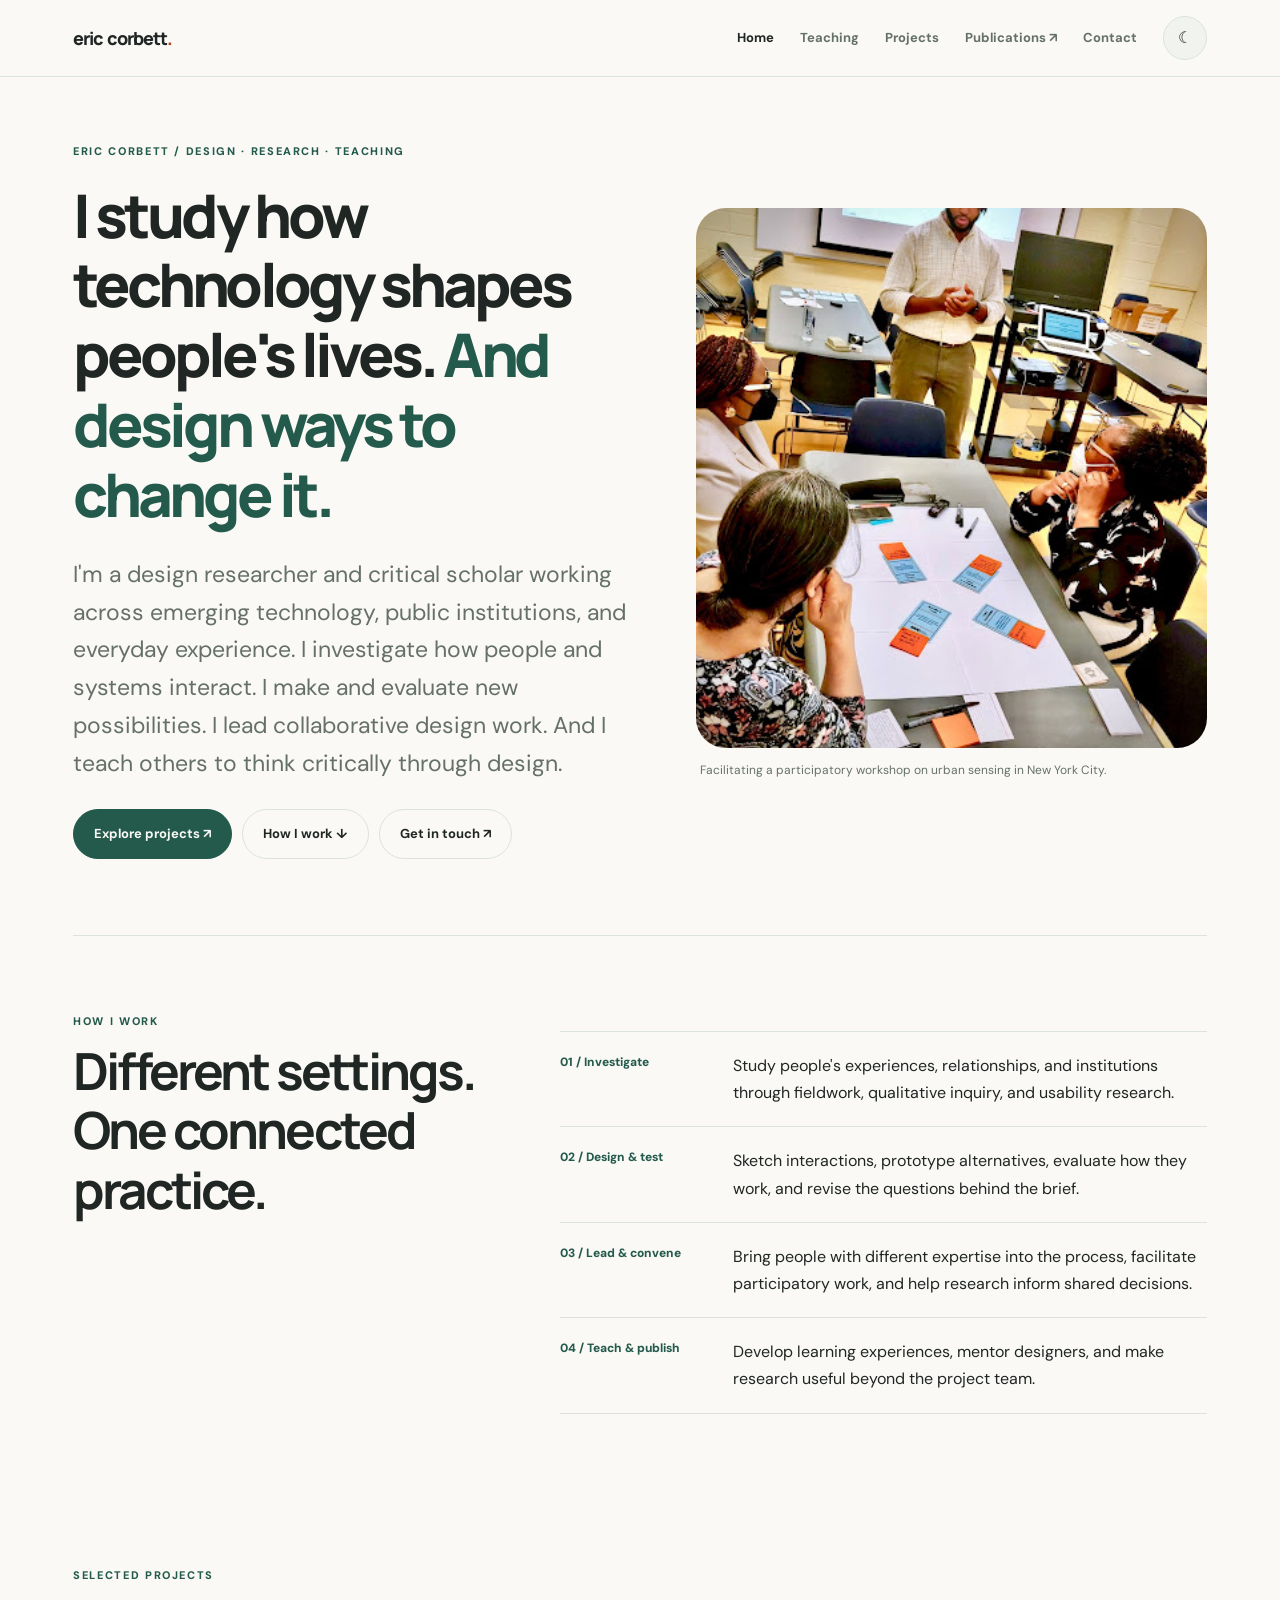
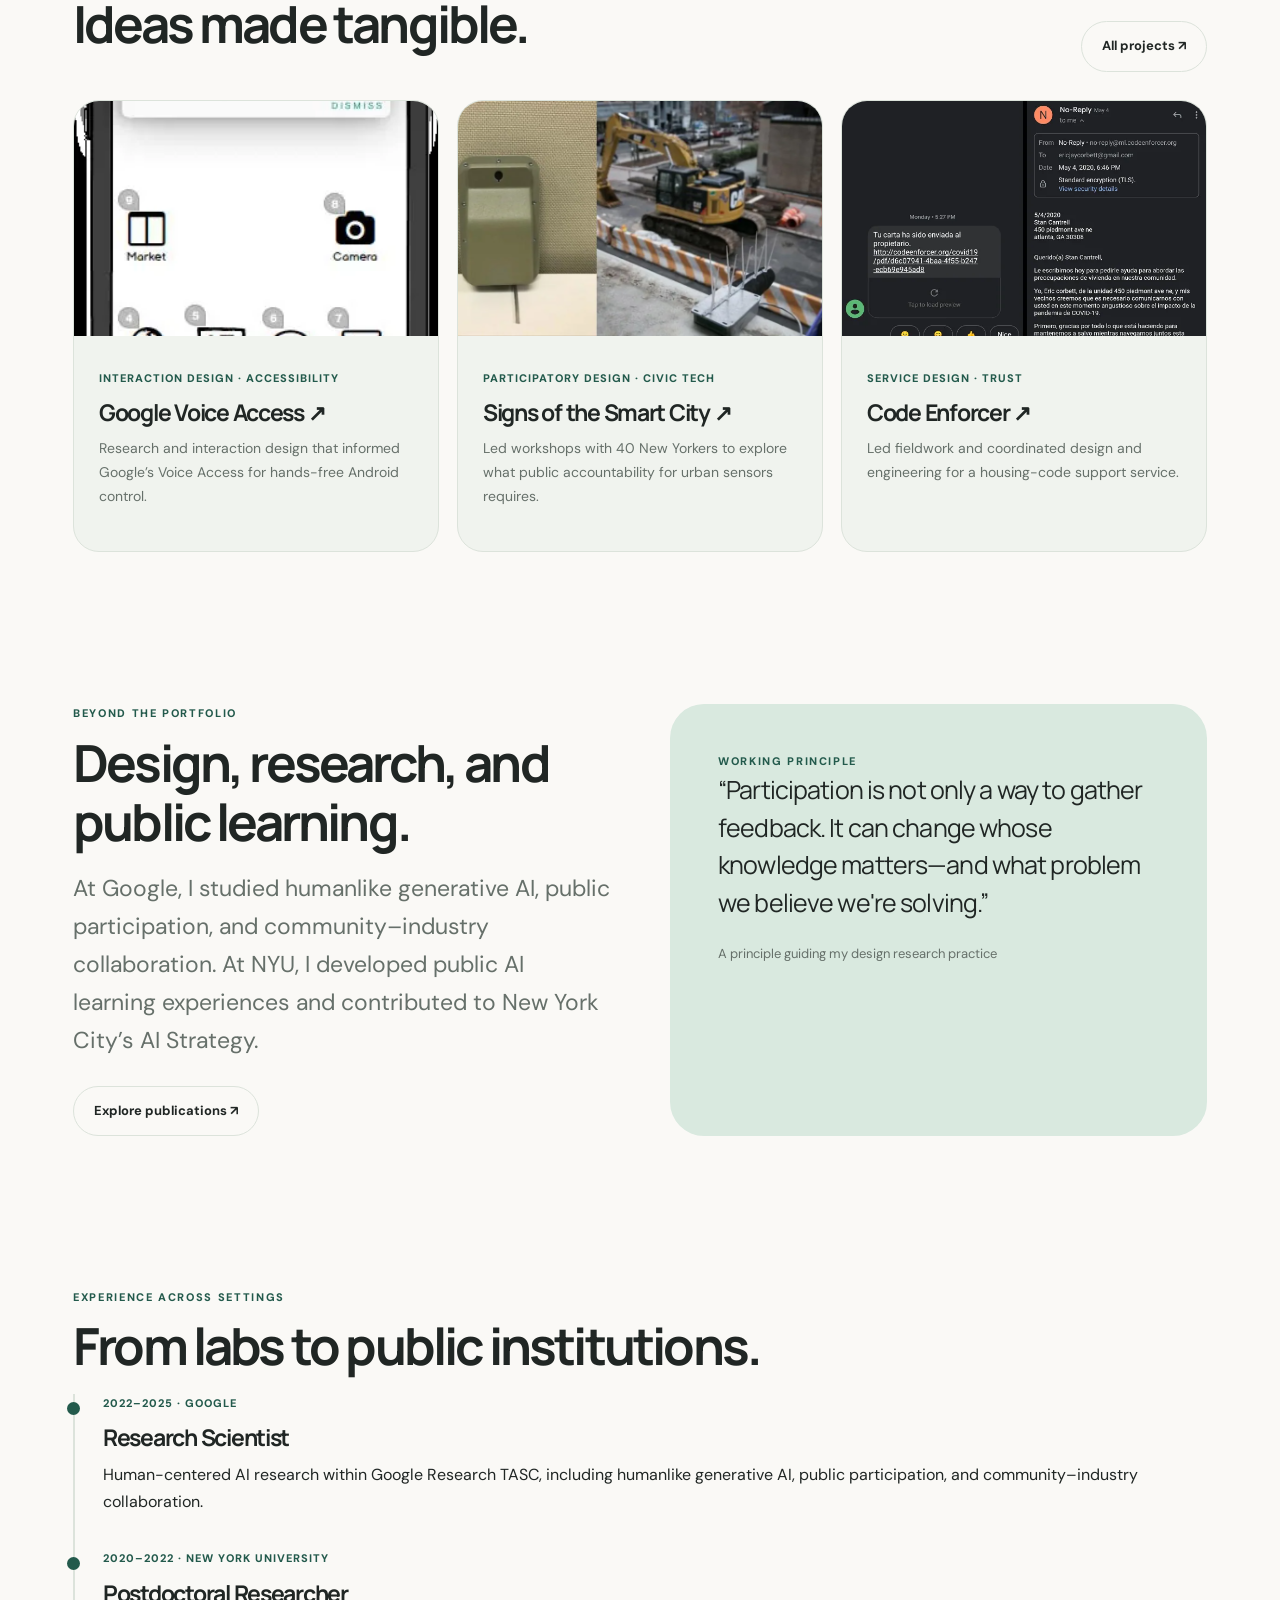
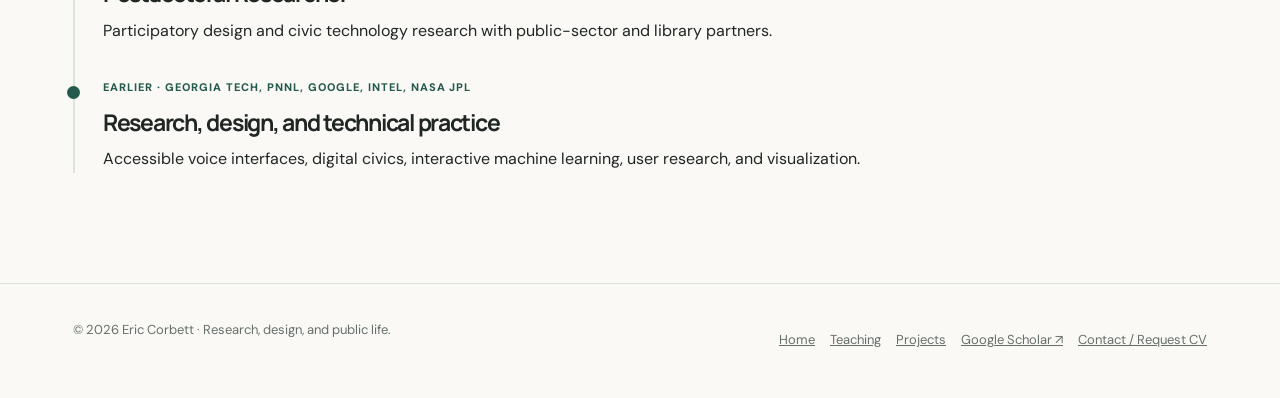
<file: Website/index.html>
<!DOCTYPE html>

<html lang="en"><head><meta charset="utf-8"/><meta content="width=device-width, initial-scale=1" name="viewport"/><meta content="Eric Corbett — research-led interaction design, responsible AI, civic technology, and teaching." name="description"/><title>Home — Eric Corbett</title><link href="style.css" rel="stylesheet"/></head><body><a class="skip" href="#content">Skip to content</a><header><nav aria-label="Main navigation" class="nav"><a class="brand" href="index.html">eric corbett<span style="color:var(--orange)">.</span></a><div class="navlinks"><a aria-current="page" class="active" href="index.html">Home</a><a class="" href="teaching.html">Teaching</a><a class="" href="case-studies.html">Projects</a><a href="https://scholar.google.com/citations?hl=en&amp;tzom=300&amp;user=MYGUc30AAAAJ&amp;authuser=1" rel="noopener" target="_blank">Publications ↗</a><a href="contact.html">Contact</a></div><button aria-label="Use dark color theme" aria-pressed="false" class="round" id="theme" type="button">☾</button></nav></header><main id="content" tabindex="-1"><section class="hero hero-photo"><div class="hero-copy"><div class="eyebrow">Eric Corbett / Design · Research · Teaching</div><h1>I study how technology shapes people's lives. <em>And design ways to change it.</em></h1><p class="lead">I'm a design researcher and critical scholar working across emerging technology, public institutions, and everyday experience. I investigate how people and systems interact. I make and evaluate new possibilities. I lead collaborative design work. And I teach others to think critically through design.</p><div class="buttons"><a class="btn" href="case-studies.html">Explore projects ↗</a><a class="btn secondary" href="#approach">How I work ↓</a><a class="btn secondary" href="contact.html">Get in touch ↗</a></div></div><figure class="hero-photo-figure"><img alt="Eric facilitating a participatory workshop with residents around a table of design cards and notes" decoding="async" src="assets/workshop-facilitation.jpg"/><figcaption>Facilitating a participatory workshop on urban sensing in New York City.</figcaption></figure></section><section class="approach-editorial" id="approach"><div class="eyebrow">How I work</div><h2>Different settings.<br/>One connected practice.</h2><div class="approach-lines"><article><span class="approach-index">01 / Investigate</span><p>Study people's experiences, relationships, and institutions through fieldwork, qualitative inquiry, and usability research.</p></article><article><span class="approach-index">02 / Design &amp; test</span><p>Sketch interactions, prototype alternatives, evaluate how they work, and revise the questions behind the brief.</p></article><article><span class="approach-index">03 / Lead &amp; convene</span><p>Bring people with different expertise into the process, facilitate participatory work, and help research inform shared decisions.</p></article><article><span class="approach-index">04 / Teach &amp; publish</span><p>Develop learning experiences, mentor designers, and make research useful beyond the project team.</p></article></div></section><section><div class="sectionhead"><div><div class="eyebrow">Selected projects</div><h2>Ideas made tangible.</h2></div><a class="btn secondary" href="case-studies.html">All projects ↗</a></div><div class="grid"><article class="card"><a href="case-studies.html#voice"><img alt="" decoding="async" loading="lazy" src="assets/voice-p6-1.webp"/><div class="cardbody"><div class="meta">Interaction design · Accessibility</div><h3>Google Voice Access <span class="arrow">↗</span></h3><p>Research and interaction design that informed Google’s Voice Access for hands-free Android control.</p></div></a></article><article class="card"><a href="case-studies.html#signs"><img alt="" decoding="async" loading="lazy" src="assets/signs-p5-1.webp"/><div class="cardbody"><div class="meta">Participatory design · Civic tech</div><h3>Signs of the Smart City <span class="arrow">↗</span></h3><p>Led workshops with 40 New Yorkers to explore what public accountability for urban sensors requires.</p></div></a></article><article class="card"><a href="case-studies.html#code"><img alt="" decoding="async" loading="lazy" src="assets/code-p11-1.webp"/><div class="cardbody"><div class="meta">Service design · Trust</div><h3>Code Enforcer <span class="arrow">↗</span></h3><p>Led fieldwork and coordinated design and engineering for a housing-code support service.</p></div></a></article></div></section><section class="split"><div><div class="eyebrow">Beyond the portfolio</div><h2>Design, research, and public learning.</h2><p class="lead">At Google, I studied humanlike generative AI, public participation, and community–industry collaboration. At NYU, I developed public AI learning experiences and contributed to New York City’s AI Strategy.</p><div class="buttons"><a class="btn secondary" href="https://scholar.google.com/citations?hl=en&amp;tzom=300&amp;user=MYGUc30AAAAJ&amp;authuser=1" rel="noopener" target="_blank">Explore publications ↗</a></div></div><div class="statement"><div class="eyebrow">Working principle</div><p>“Participation is not only a way to gather feedback. It can change whose knowledge matters—and what problem we believe we're solving.”</p><span class="note">A principle guiding my design research practice</span></div></section><section><div class="eyebrow">Experience across settings</div><h2>From labs to public institutions.</h2><div class="timeline"><article><div class="meta">2022–2025 · Google</div><h3>Research Scientist</h3><p>Human-centered AI research within Google Research TASC, including humanlike generative AI, public participation, and community–industry collaboration.</p></article><article><div class="meta">2020–2022 · New York University</div><h3>Postdoctoral Researcher</h3><p>Participatory design and civic technology research with public-sector and library partners.</p></article><article><div class="meta">Earlier · Georgia Tech, PNNL, Google, Intel, NASA JPL</div><h3>Research, design, and technical practice</h3><p>Accessible voice interfaces, digital civics, interactive machine learning, user research, and visualization.</p></article></div></section></main><footer class="footer"><div class="footerin"><span>© 2026 Eric Corbett · Research, design, and public life.</span><div><a href="index.html">Home</a><a href="teaching.html">Teaching</a><a href="case-studies.html">Projects</a><a href="https://scholar.google.com/citations?hl=en&amp;tzom=300&amp;user=MYGUc30AAAAJ&amp;authuser=1" rel="noopener" target="_blank">Google Scholar ↗</a><a href="contact.html">Contact / Request CV</a></div></div></footer><script src="script.js"></script></body></html>
</file>
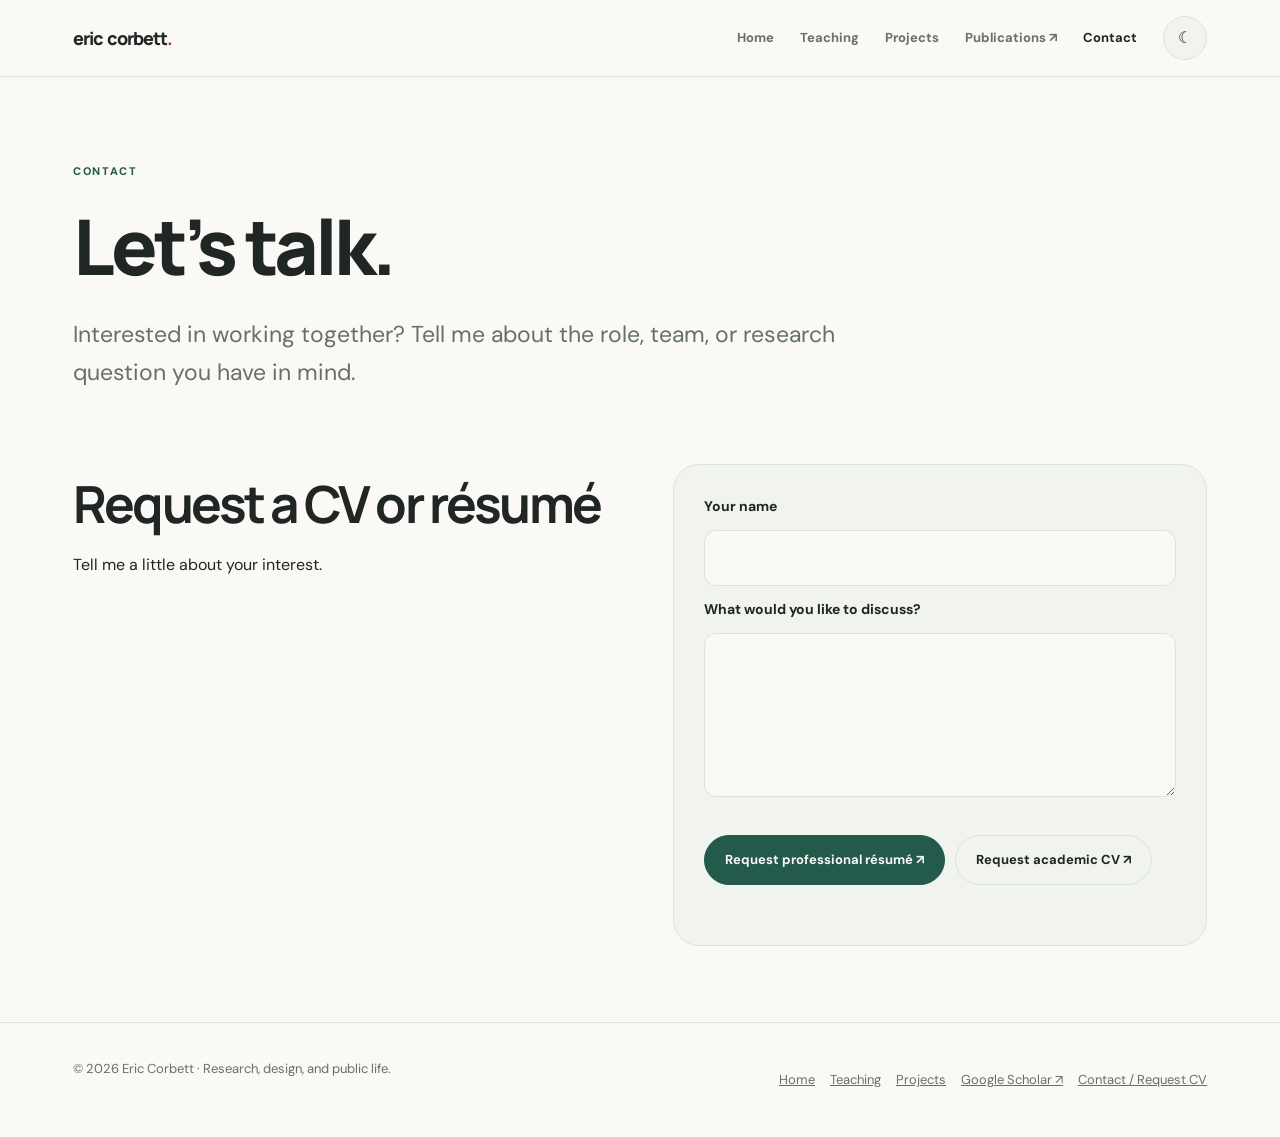
<file: Website/contact.html>
<!DOCTYPE html>

<html lang="en"><head><meta charset="utf-8"/><meta content="width=device-width, initial-scale=1" name="viewport"/><meta content="Eric Corbett — research-led interaction design, responsible AI, civic technology, and teaching." name="description"/><title>Contact — Eric Corbett</title><link href="style.css" rel="stylesheet"/></head><body><a class="skip" href="#content">Skip to content</a><header><nav aria-label="Main navigation" class="nav"><a class="brand" href="index.html">eric corbett<span style="color:var(--orange)">.</span></a><div class="navlinks"><a class="" href="index.html">Home</a><a class="" href="teaching.html">Teaching</a><a class="" href="case-studies.html">Projects</a><a href="https://scholar.google.com/citations?hl=en&amp;tzom=300&amp;user=MYGUc30AAAAJ&amp;authuser=1" rel="noopener" target="_blank">Publications ↗</a><a aria-current="page" class="active" href="contact.html">Contact</a></div><button aria-label="Use dark color theme" aria-pressed="false" class="round" id="theme" type="button">☾</button></nav></header><main id="content" tabindex="-1"><section class="pagehero"><div class="eyebrow">Contact</div><h1>Let’s talk.</h1><p class="lead">Interested in working together? Tell me about the role, team, or research question you have in mind.</p></section><section class="contact-layout"><div><h2>Request a CV or résumé</h2><p>Tell me a little about your interest.</p></div><form id="cv-request"><label for="request-name">Your name</label><input id="request-name" name="name" autocomplete="name" required/><label for="request-context">What would you like to discuss?</label><textarea id="request-context" name="context" rows="5" required></textarea><div class="buttons"><button class="btn" type="submit" name="document" value="Professional résumé">Request professional résumé ↗</button><button class="btn secondary" type="submit" name="document" value="Academic CV">Request academic CV ↗</button></div><p class="note" id="request-status" role="status"></p></form></section></main><footer class="footer"><div class="footerin"><span>© 2026 Eric Corbett · Research, design, and public life.</span><div><a href="index.html">Home</a><a href="teaching.html">Teaching</a><a href="case-studies.html">Projects</a><a href="https://scholar.google.com/citations?hl=en&amp;tzom=300&amp;user=MYGUc30AAAAJ&amp;authuser=1" rel="noopener" target="_blank">Google Scholar ↗</a><a href="contact.html">Contact / Request CV</a></div></div></footer><script src="script.js"></script><script>document.getElementById('cv-request').addEventListener('submit',function(e){e.preventDefault();const requested=e.submitter?.value||'Professional résumé';const name=document.getElementById('request-name').value.trim();const context=document.getElementById('request-context').value.trim();const body='Hi Eric,\n\nI would like to request your '+requested.toLowerCase()+'.\n\n'+context+'\n\nBest,\n'+name;window.location.href='mailto:ericjaycorbett@gmail.com?subject='+encodeURIComponent(requested+' request — '+name)+'&body='+encodeURIComponent(body);document.getElementById('request-status').textContent='Your request opens in your email app for you to send.';});</script></body></html>
</file>
<file: Website/style.css>
@import url('https://fonts.googleapis.com/css2?family=DM+Sans:wght@400;500;600;700&family=Manrope:wght@400;500;600;700;800&display=swap');:root{--bg:#faf9f6;--ink:#202624;--muted:#66706a;--surface:#f0f3ee;--line:#dce3db;--accent:#235a4c;--accent2:#d9e9df;--orange:#ec794a;--radius:26px}*{box-sizing:border-box}html{scroll-behavior:smooth}body{margin:0;background:var(--bg);color:var(--ink);font:16px/1.7 'DM Sans',sans-serif}body.dark{--bg:#151d1b;--ink:#eff5ef;--muted:#b0beb6;--surface:#26312d;--line:#3a4c43;--accent:#a8dcc3;--accent2:#2d463a}a{color:inherit}a:hover{color:var(--accent)}button{font:inherit}header{position:sticky;top:0;z-index:20;backdrop-filter:blur(20px);background:color-mix(in srgb,var(--bg) 90%,transparent);border-bottom:1px solid var(--line)}.nav{max-width:1190px;margin:auto;padding:16px 28px;display:flex;align-items:center;gap:26px}.brand{font:800 18px Manrope;text-decoration:none;letter-spacing:-.05em}.navlinks{display:flex;gap:26px;margin-left:auto;align-items:center}.navlinks a{text-decoration:none;font-weight:700;font-size:13px;color:var(--muted)}.navlinks a.active{color:var(--ink)}.round{border:1px solid var(--line);background:var(--surface);border-radius:50px;width:38px;height:38px;cursor:pointer;color:var(--ink)}main{max-width:1190px;margin:auto;padding:0 28px}section{padding:76px 0}.eyebrow{text-transform:uppercase;letter-spacing:.15em;font-size:11px;font-weight:800;color:var(--accent)}h1,h2,h3{font-family:Manrope,sans-serif;line-height:1.16;letter-spacing:-.055em}h1{font-size:clamp(45px,6vw,88px);margin:20px 0 26px;font-weight:800}h2{font-size:clamp(34px,4vw,54px);margin:10px 0 18px}h3{font-size:23px;margin:0 0 10px}p{margin:0 0 18px}.lead{font-size:clamp(18px,2vw,23px);line-height:1.65;color:var(--muted);max-width:780px}.hero{display:grid;grid-template-columns:1.2fr .8fr;align-items:center;gap:34px;min-height:660px;padding-top:65px}.hero-visual{border-radius:36px;overflow:hidden;background:#e8ece8;box-shadow:0 25px 70px #18291b15}.hero-visual img{display:block;width:100%;height:520px;object-fit:cover;object-position:60%}.pill{display:inline-flex;gap:8px;align-items:center;border-radius:99px;padding:7px 13px;background:var(--accent2);color:var(--accent);font-weight:700;font-size:12px;margin:4px 6px 4px 0}.buttons{display:flex;gap:10px;flex-wrap:wrap;margin-top:26px}.btn{display:inline-flex;align-items:center;justify-content:center;gap:10px;padding:13px 20px;border-radius:99px;background:var(--accent);color:var(--bg);text-decoration:none;font-weight:700;font-size:13px;border:1px solid var(--accent)}.btn.secondary{background:transparent;color:var(--ink);border-color:var(--line)}.sectionhead{display:flex;justify-content:space-between;align-items:end;gap:20px;margin-bottom:28px}.sectionhead p{max-width:520px;color:var(--muted)}.grid{display:grid;grid-template-columns:repeat(3,1fr);gap:18px}.card{border:1px solid var(--line);background:var(--surface);border-radius:var(--radius);overflow:hidden;transition:transform .2s,box-shadow .2s}.card:hover{transform:translateY(-4px);box-shadow:0 15px 30px #0000000b}.card img{width:100%;height:235px;object-fit:cover;background:#e8eae5}.cardbody{padding:25px}.card p{color:var(--muted);font-size:14px}.card a{text-decoration:none}.meta{font-size:11px;font-weight:800;letter-spacing:.09em;text-transform:uppercase;color:var(--accent);margin-bottom:12px}.arrow{font-size:22px}.split{display:grid;grid-template-columns:1fr 1fr;gap:60px}.statement{background:var(--accent2);padding:48px;border-radius:34px}.statement p{font-size:25px;line-height:1.5;font-family:Manrope;letter-spacing:-.035em}.factgrid{display:grid;grid-template-columns:repeat(3,1fr);gap:14px}.fact{background:var(--surface);border-radius:22px;padding:23px}.fact strong{display:block;font:800 28px Manrope;color:var(--accent)}.fact span{font-size:13px;color:var(--muted)}.rule{border:0;border-top:1px solid var(--line);margin:10px 0}.pagehero{padding:85px 0 40px}.pagehero h1{max-width:950px}.projecthero{display:grid;grid-template-columns:1.2fr .8fr;gap:36px;align-items:center}.projecthero img{width:100%;border-radius:26px;background:var(--surface)}.case{padding:60px 0;border-top:1px solid var(--line)}.case p{max-width:790px}.case h2{font-size:35px}.gallery{display:grid;grid-template-columns:1fr 1fr;gap:16px;margin-top:26px}.gallery figure{margin:0;background:var(--surface);padding:18px;border-radius:24px}.gallery img{width:100%;height:320px;object-fit:contain}.gallery figcaption{font-size:12px;color:var(--muted);margin-top:10px}.note{font-size:13px;color:var(--muted)}.timeline{border-left:2px solid var(--line);padding-left:28px}.timeline article{position:relative;margin:0 0 34px}.timeline article:before{content:'';position:absolute;left:-36px;top:8px;width:13px;height:13px;background:var(--accent);border-radius:50%}.footer{border-top:1px solid var(--line);padding:35px 28px;color:var(--muted);font-size:13px}.footerin{max-width:1134px;margin:auto;display:flex;justify-content:space-between;gap:20px;flex-wrap:wrap}.footer a{margin-left:15px}.filterbar{display:flex;flex-wrap:wrap;gap:8px;margin-bottom:26px}.filter{border:1px solid var(--line);border-radius:99px;padding:9px 15px;background:transparent;color:var(--ink);cursor:pointer;font-size:13px}.filter[aria-pressed=true]{background:var(--accent);color:var(--bg)}.skip{position:absolute;left:-999px}.skip:focus{left:20px;top:10px;z-index:99;background:white;padding:10px}@media(max-width:800px){.hero,.split,.projecthero{grid-template-columns:1fr}.hero{min-height:auto}.hero-visual img{height:300px}.grid,.factgrid{grid-template-columns:1fr 1fr}.navlinks{gap:13px}.navlinks a{font-size:12px}.gallery{grid-template-columns:1fr}.sectionhead{display:block}}@media(max-width:520px){main{padding:0 19px}.nav{padding:12px 18px;gap:12px}.brand{font-size:16px}.navlinks{gap:9px}.navlinks a{font-size:11px}.grid,.factgrid{grid-template-columns:1fr}section{padding:48px 0}.statement{padding:26px}.statement p{font-size:20px}.hero-visual img{height:240px}.card img{height:190px}}@media(prefers-reduced-motion:reduce){*,*:before,*:after{scroll-behavior:auto!important;transition:none!important}}
/* Editorial revision: evidence of practice, not a grid of identities */
.hero-photo{grid-template-columns:minmax(0,1fr) minmax(340px,.9fr);gap:55px;min-height:600px}.hero-photo h1{font-size:clamp(42px,4.7vw,68px);letter-spacing:-.065em}.hero-photo h1 em{font-style:normal;color:var(--accent)}.hero-photo-figure{margin:0}.hero-photo-figure img{width:100%;height:540px;object-fit:cover;object-position:center;display:block;border-radius:30px}.hero-photo-figure figcaption{padding:12px 4px;font-size:12px;color:var(--muted)}.approach-editorial{border-top:1px solid var(--line);display:grid;grid-template-columns:.8fr 1.2fr;column-gap:55px}.approach-editorial>.eyebrow{grid-column:1/-1}.approach-editorial h2{font-size:clamp(35px,4vw,52px)}.approach-lines{border-top:1px solid var(--line)}.approach-lines article{padding:20px 0;border-bottom:1px solid var(--line);display:grid;grid-template-columns:155px 1fr;gap:18px}.approach-lines p{margin:0;font-size:16px}.approach-index{font-size:12px;font-weight:800;color:var(--accent)}.scholar-strip{max-width:1134px;margin:32px auto 0;display:flex;align-items:center;gap:24px;background:var(--surface);padding:15px;border-radius:24px}.scholar-strip img{width:155px;height:145px;object-fit:cover;object-position:center 32%;border-radius:16px}.scholar-strip p{max-width:630px;margin:4px 0}@media(max-width:800px){.hero-photo,.approach-editorial{grid-template-columns:1fr}.hero-photo-figure img{height:430px}.approach-lines article{grid-template-columns:120px 1fr}}@media(max-width:520px){.hero-photo-figure img{height:330px}.approach-lines article{grid-template-columns:1fr;gap:4px}.scholar-strip{margin:16px 18px;align-items:flex-start}.scholar-strip img{width:100px;height:115px}}

.fieldnotes-expanded{margin:48px 0 28px;padding:34px;border-radius:28px;background:var(--surface);border:1px solid var(--line)}.fieldnotes-expanded h3{font-size:clamp(26px,3vw,40px);letter-spacing:-.04em}.fieldnotes-expanded p{max-width:770px;line-height:1.75}.notes-pair{display:grid;grid-template-columns:1fr 1.5fr;gap:18px;margin:28px 0}.fieldnotes-expanded figure{margin:0;background:var(--bg);padding:12px;border-radius:18px}.fieldnotes-expanded figure img{display:block;width:100%;max-height:520px;object-fit:contain;border-radius:10px}.fieldnotes-expanded figcaption{font-size:12px;color:var(--muted);padding:10px 4px;line-height:1.5}.notes-wide{margin:24px 0!important}.notes-wide img{max-height:560px!important}.notes-source{font-size:12px;color:var(--muted)}@media(max-width:700px){.fieldnotes-expanded{padding:18px}.notes-pair{grid-template-columns:1fr}}

/* Long-form case studies: editorial research narrative */
.longform-case{scroll-margin-top:95px}.longform-content{max-width:1040px;margin:42px auto 0;border-top:1px solid var(--line);padding-top:22px}.case-toc{display:flex;gap:14px;align-items:center;flex-wrap:wrap;padding:16px 0 24px;border-bottom:1px solid var(--line);font-size:13px}.case-toc span{font-weight:800;margin-right:12px}.case-toc a{color:var(--accent);text-decoration:underline;text-underline-offset:4px}.editorial-section{max-width:860px;margin:0 auto;padding:66px 0 45px;border-bottom:1px solid var(--line);scroll-margin-top:95px}.editorial-section h3{font-size:clamp(27px,3.2vw,43px);line-height:1.15;letter-spacing:-.035em;margin:12px 0 22px}.editorial-section>p{font-size:17px;line-height:1.8;max-width:730px}.critical-aside{background:var(--surface);border-left:4px solid var(--accent);padding:22px 27px;margin:35px 0;border-radius:0 18px 18px 0}.critical-aside span{font-size:12px;letter-spacing:.09em;text-transform:uppercase;font-weight:800;color:var(--accent)}.critical-aside p{font-size:20px;line-height:1.5;margin:8px 0 0}.decision-list{display:grid;grid-template-columns:repeat(3,minmax(0,1fr));gap:17px;margin:35px 0}.decision-list>div{padding:22px;border:1px solid var(--line);border-radius:18px}.decision-list strong{display:block;line-height:1.35}.decision-list p{font-size:14px;line-height:1.7;margin-bottom:0}.editorial-figure{margin:35px 0}.editorial-figure img{display:block;max-width:100%;max-height:570px;object-fit:contain;margin:auto;border-radius:14px}.editorial-figure figcaption,.research-image-grid figcaption{font-size:13px;line-height:1.6;color:var(--muted);margin-top:9px}.research-image-grid{display:grid;grid-template-columns:repeat(2,minmax(0,1fr));gap:22px;margin:32px 0}.research-image-grid figure{margin:0}.research-image-grid img{display:block;width:100%;height:310px;object-fit:contain;background:var(--surface);border-radius:16px}.editorial-section .note{font-size:13px;line-height:1.65}.longform-content .statement{margin:32px 0}@media(max-width:780px){.decision-list{grid-template-columns:1fr}.research-image-grid{grid-template-columns:1fr}.research-image-grid img{height:auto;max-height:480px}.editorial-section{padding:42px 0 35px}.editorial-section>p{font-size:16px}}

/* Two editorial reading layers */
.layer-explainer{max-width:870px;margin:30px 0 0;border-top:1px solid var(--line);padding-top:18px;font-size:15px;color:var(--muted)}.layer-explainer strong{color:var(--ink)}.layer-switch{display:grid;grid-template-columns:1fr 1fr;gap:12px;margin:25px 0 5px}.layer-button{cursor:pointer;text-align:left;padding:21px 23px;background:transparent;color:var(--muted);border:1px solid var(--line);border-radius:18px;font:800 17px Manrope;line-height:1.3;transition:background .15s,border-color .15s}.layer-button small{display:block;font:400 13px 'DM Sans',sans-serif;margin-top:8px}.layer-button[aria-pressed=true]{background:var(--accent2);border-color:var(--accent);color:var(--ink)}.layer-button:focus-visible{outline:3px solid var(--orange);outline-offset:3px}.layer-panel[hidden]{display:none!important}.layer-panel{animation:layer-in .2s ease-out}@keyframes layer-in{from{opacity:.5;transform:translateY(5px)}to{opacity:1;transform:translateY(0)}}.ai-case{border-top:2px solid var(--accent)}.ai-card-art{height:235px;background:radial-gradient(circle at 30% 35%,#d4e5d8 0 15%,transparent 15.5%),radial-gradient(circle at 72% 65%,#a8c7b8 0 18%,transparent 18.5%),linear-gradient(135deg,#1e4d43,#426c5d);display:flex;flex-direction:column;align-items:center;justify-content:center;gap:6px;overflow:hidden}.ai-card-art span{font:800 clamp(21px,2.8vw,31px) Manrope;letter-spacing:-.04em;color:#f7f6ec;mix-blend-mode:screen}.ai-hero-graphic{height:390px;position:relative;border-radius:28px;background:radial-gradient(circle at 55% 55%,#c8ddce,#e8efe5 55%,#d3e6da);overflow:hidden}.ai-orbit{position:absolute;width:175px;height:175px;border-radius:50%;display:grid;place-content:center;text-align:center;font:800 21px Manrope;color:#173d34;border:1px solid #4e8075a0;line-height:1.3}.ai-orbit.one{top:23px;left:calc(50% - 150px);background:#e5eec9a9}.ai-orbit.two{top:23px;right:calc(50% - 150px);background:#c2dfd4c4}.ai-orbit.three{bottom:22px;left:calc(50% - 88px);background:#a9c9b7bb}.ai-orbit-center{position:absolute;top:49%;left:50%;transform:translate(-50%,-50%);background:#1c5244;color:#fff;border-radius:100px;padding:9px 19px;font:800 15px Manrope;box-shadow:0 5px 20px #1b443d44}.ai-facts{margin-top:35px}.process-ribbon,.power-spectrum{display:grid;grid-template-columns:repeat(4,minmax(0,1fr));gap:9px;margin:32px 0}.process-ribbon>div,.power-spectrum>div{border:1px solid var(--line);border-radius:16px;background:var(--surface);padding:17px 14px;min-height:138px}.process-ribbon b,.power-spectrum strong{display:block;font:800 16px Manrope;margin-bottom:10px;color:var(--accent)}.process-ribbon span,.power-spectrum span{display:block;font-size:13px;line-height:1.55;color:var(--muted)}.power-spectrum>div:nth-child(1){border-top:5px solid #afc6b5}.power-spectrum>div:nth-child(2){border-top:5px solid #8bb4a0}.power-spectrum>div:nth-child(3){border-top:5px solid #4e9077}.power-spectrum>div:nth-child(4){border-top:5px solid #235a4c}.case-sources{margin-top:42px;padding:30px 0;border-top:1px solid var(--line)}.source-grid{display:grid;grid-template-columns:repeat(2,1fr);gap:10px;margin-top:20px}.source-grid a{padding:17px;border-radius:15px;border:1px solid var(--line);text-decoration:none}.source-grid a:hover{background:var(--surface)}.source-grid b{display:block;font:800 15px Manrope}.source-grid span{display:block;color:var(--muted);font-size:12px;margin-top:7px}@media(min-width:800px){.case-studies-grid,.filterbar + .grid{grid-template-columns:repeat(2,minmax(0,1fr))}}@media(max-width:700px){.layer-switch,.source-grid{grid-template-columns:1fr}.process-ribbon,.power-spectrum{grid-template-columns:repeat(2,1fr)}.ai-hero-graphic{height:320px}.ai-orbit{width:140px;height:140px;font-size:17px}.ai-orbit.one{left:calc(50% - 120px)}.ai-orbit.two{right:calc(50% - 120px)}.ai-orbit.three{left:calc(50% - 70px)}}@media(max-width:440px){.process-ribbon,.power-spectrum{grid-template-columns:1fr}.ai-orbit{width:125px;height:125px}.ai-orbit.one{left:calc(50% - 112px)}.ai-orbit.two{right:calc(50% - 112px)}}


/* Portfolio review edits */
.credibility{font-size:13px;letter-spacing:.025em;color:var(--accent);font-weight:700}.hero-visual img{object-position:center 25%}.pagehero{padding-bottom:24px}.pagehero+.section{padding-top:32px}.project-jump{display:flex;flex-wrap:wrap;gap:8px;padding:18px 0;border-top:1px solid var(--line);border-bottom:1px solid var(--line);margin:20px 0}.project-jump a{font-size:12px;padding:6px 10px;border-radius:99px;text-decoration:none;background:var(--surface)}.back-projects{margin:35px 0 0;font-size:13px}.contact-layout{display:grid;grid-template-columns:1fr 1fr;gap:65px;padding-top:30px}.contact-layout form{display:grid;gap:12px;padding:30px;border:1px solid var(--line);border-radius:26px;background:var(--surface)}.contact-layout label{font-size:14px;font-weight:700}.contact-layout input,.contact-layout textarea{width:100%;padding:13px;border:1px solid var(--line);border-radius:12px;font:inherit;background:var(--bg);color:var(--ink)}.contact-layout button{cursor:pointer;justify-self:start}.contact-layout input:focus-visible,.contact-layout textarea:focus-visible{outline:3px solid var(--orange);outline-offset:2px}section[id]{scroll-margin-top:90px}@media(max-width:700px){.contact-layout{grid-template-columns:1fr;gap:20px}.nav{gap:12px;padding:14px 18px;flex-wrap:wrap}.navlinks{gap:13px;flex-wrap:wrap}.hero-visual img{height:420px}.pagehero h1{font-size:clamp(38px,7vw,65px)}}@media(prefers-reduced-motion:reduce){html{scroll-behavior:auto}.layer-panel{animation:none}.card{transition:none}}

.contact-layout select{width:100%;padding:13px;border:1px solid var(--line);border-radius:12px;font:inherit;background:var(--bg);color:var(--ink)}.contact-layout select:focus-visible{outline:3px solid var(--orange);outline-offset:2px}


/* Accessibility: focus, contrast, reflow, and assistive technology */
:root{--orange:#ad421d}body.dark{--orange:#ffb394}
.sr-only{position:absolute!important;width:1px;height:1px;padding:0;margin:-1px;overflow:hidden;clip:rect(0,0,0,0);white-space:nowrap;border:0}
a:focus-visible,button:focus-visible,input:focus-visible,textarea:focus-visible,select:focus-visible,[tabindex]:focus-visible{outline:3px solid var(--accent)!important;outline-offset:4px!important}
.skip:focus{position:fixed;color:#202624;background:#fff;z-index:9999;border:2px solid #235a4c}
.practice-statements{margin:16px 0 24px;color:var(--muted);font-size:clamp(17px,1.6vw,20px);line-height:1.6}.practice-statements p{margin:5px 0}
.layer-button[aria-selected=true]{background:var(--accent2);border-color:var(--accent);color:var(--ink)}
.navlinks a,.footer a,.project-jump a{display:inline-flex;align-items:center;min-height:44px}.round{min-width:44px;min-height:44px}
a,figcaption,p{overflow-wrap:anywhere}img{max-width:100%}.grid>*,.split>*,.projecthero>*,.contact-layout>*{min-width:0}
[hidden]{display:none!important}
@media(max-width:400px){.nav{gap:8px}.navlinks{margin-left:0;gap:12px;width:100%;order:3}.projecthero{gap:20px}.layer-button{padding:16px}.statement{padding:24px}}
@media(prefers-reduced-motion:reduce){*,*:before,*:after{animation:none!important;transition:none!important;scroll-behavior:auto!important}}
@media(forced-colors:active){.btn,.pill,.layer-button,.filter,.round{border:1px solid ButtonText}.layer-button[aria-selected=true],.filter[aria-pressed=true]{outline:2px solid Highlight}}
</file>
